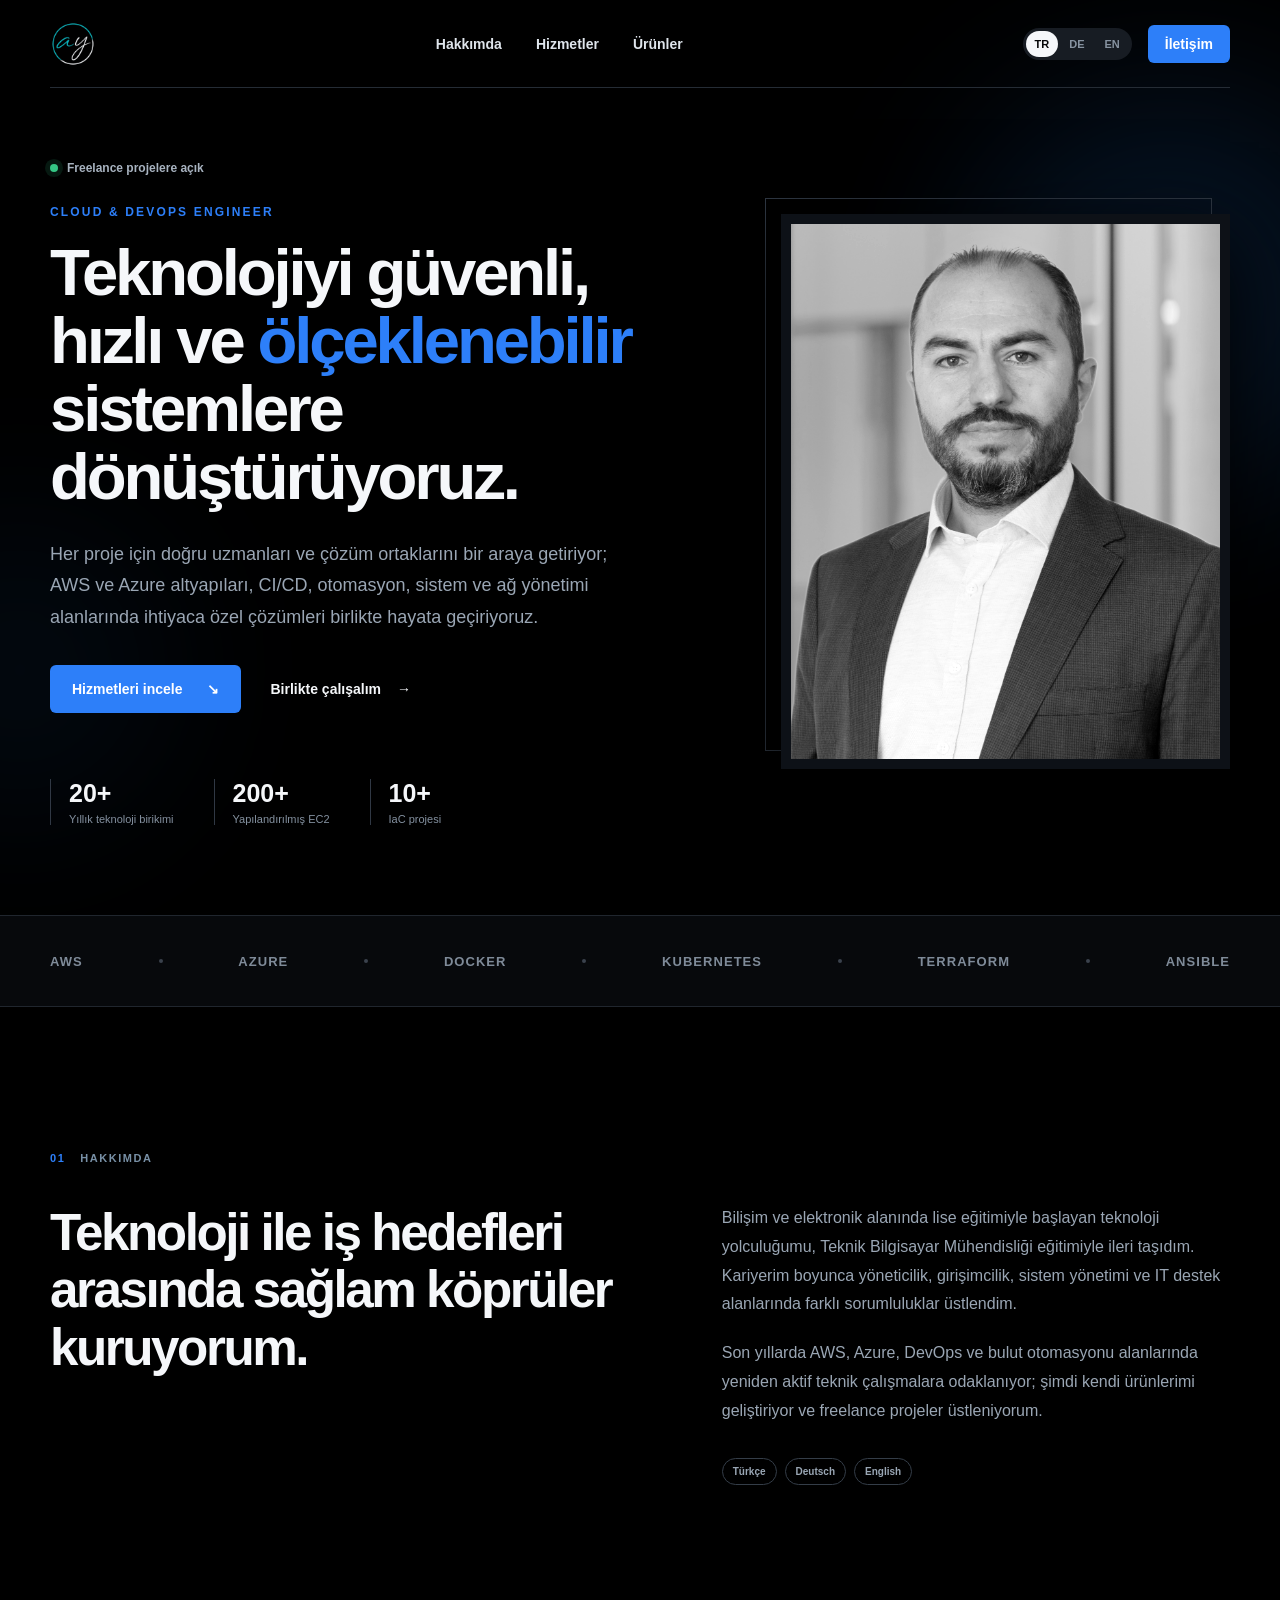
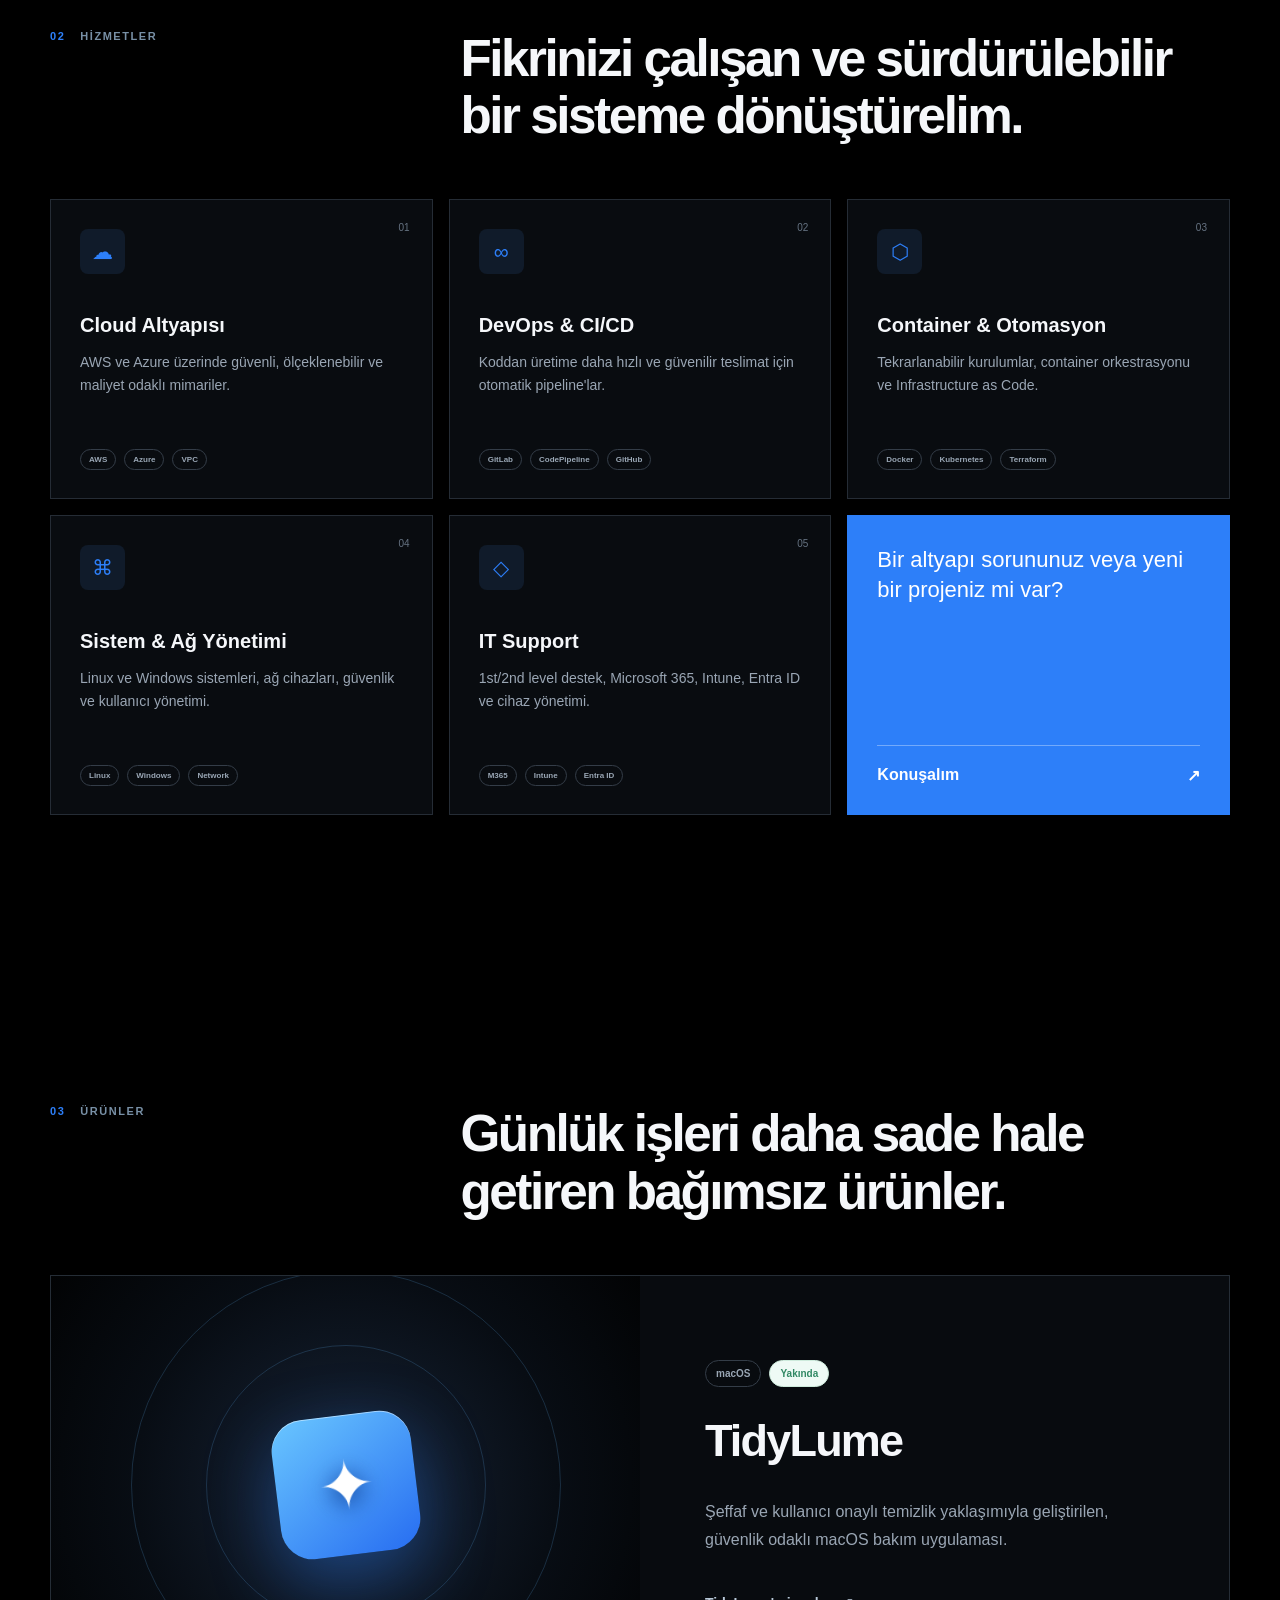
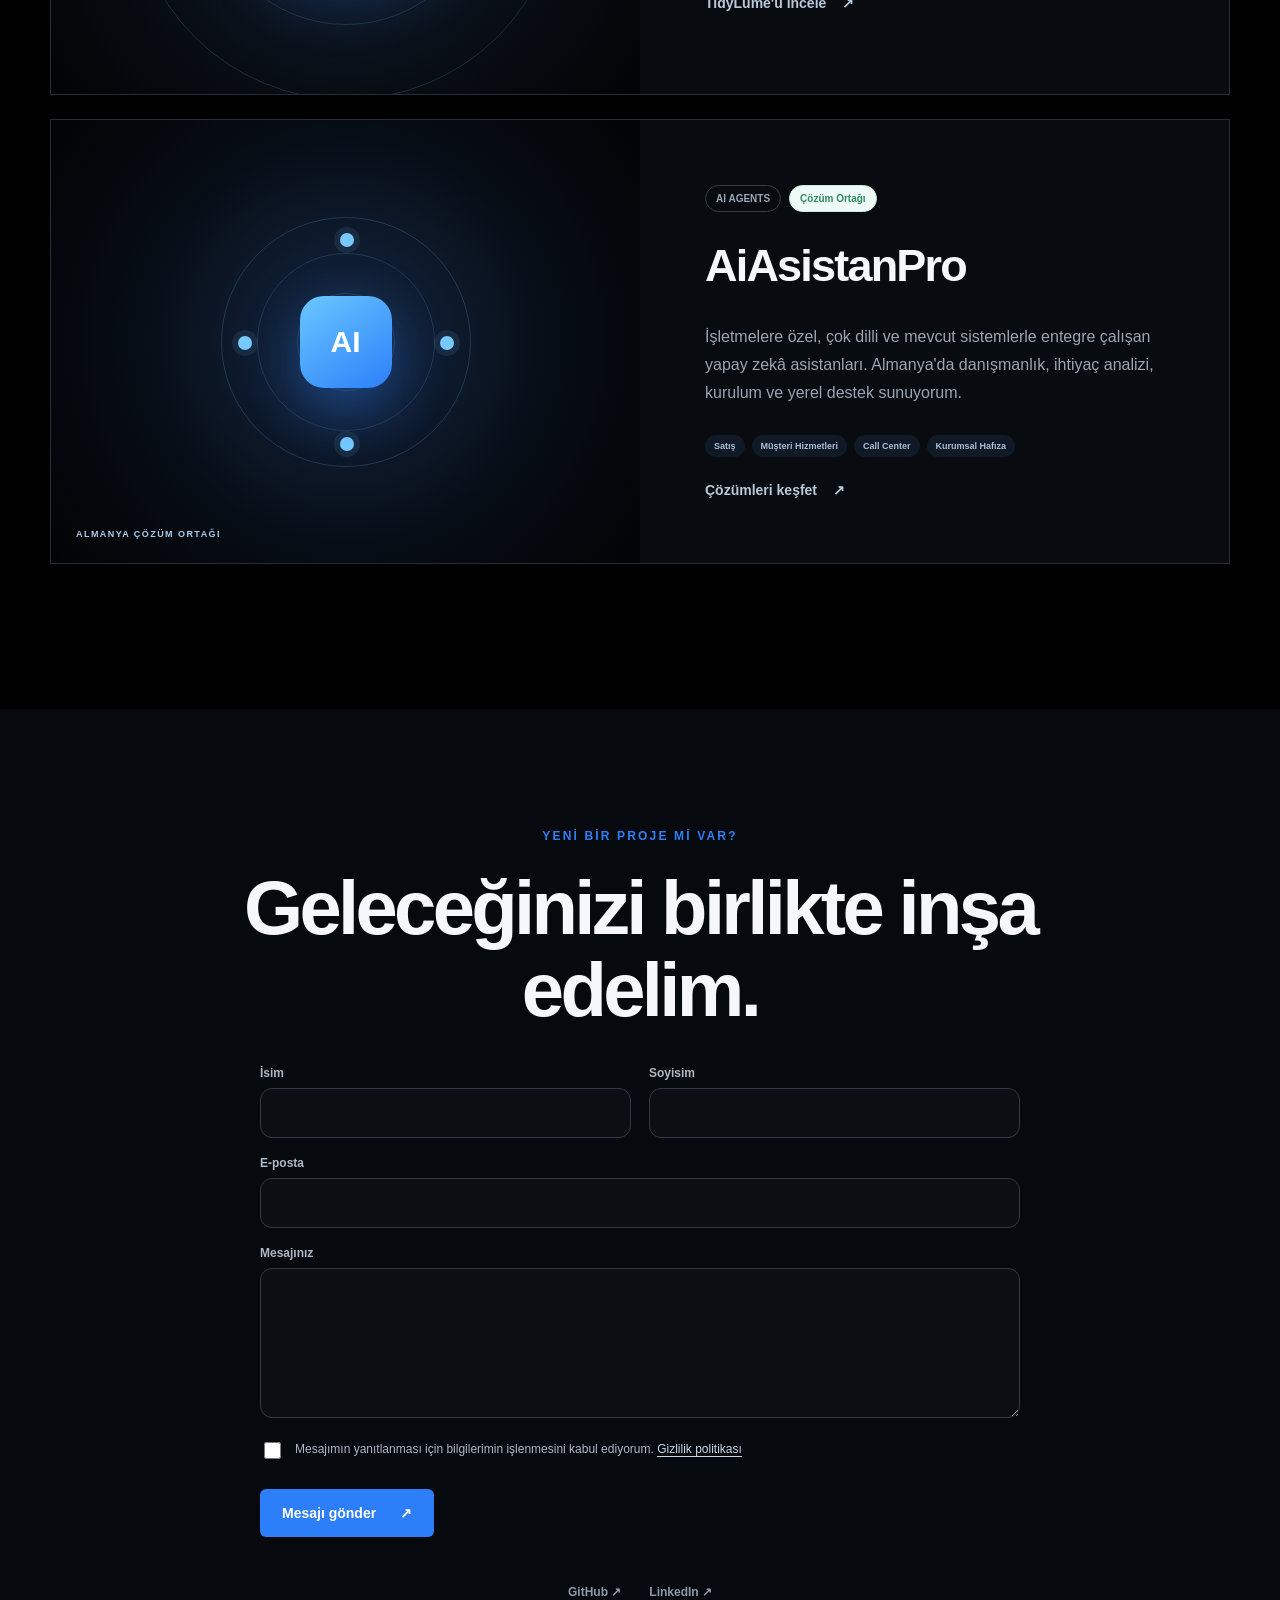
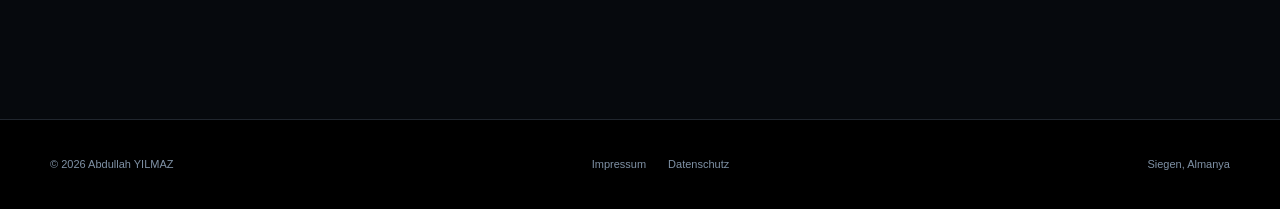
<file: index.html>
<!doctype html>
<html lang="tr">
<head>
  <meta charset="UTF-8">
  <meta name="viewport" content="width=device-width, initial-scale=1.0">
  <meta name="description" content="Abdullah Yilmaz — Cloud & DevOps Engineer. AWS, Azure, otomasyon, sistem ve ağ yönetimi çözümleri.">
  <title>Abdullah Yilmaz — Cloud & DevOps Engineer</title>
  <link rel="icon" href="assets/favicon.ico" sizes="any">
  <link rel="icon" type="image/png" sizes="32x32" href="assets/favicon-32.png">
  <link rel="icon" type="image/png" sizes="16x16" href="assets/favicon-16.png">
  <link rel="apple-touch-icon" href="assets/apple-touch-icon.png">
  <link rel="stylesheet" href="styles.css">
</head>
<body>
  <div class="page-glow page-glow-one"></div>
  <div class="page-glow page-glow-two"></div>

  <header class="site-header">
    <a class="brand" href="#top" aria-label="Ana sayfa"><img src="assets/ay-logo.png" alt="Abdullah Yılmaz" width="46" height="46"></a>
    <nav class="desktop-nav" aria-label="Ana menü">
      <a href="#about" data-tr="Hakkımda" data-en="About" data-de="Über mich">Hakkımda</a>
      <a href="#services" data-tr="Hizmetler" data-en="Services" data-de="Leistungen">Hizmetler</a>
      <a href="#products" data-tr="Ürünler" data-en="Products" data-de="Produkte">Ürünler</a>
    </nav>
    <div class="header-actions">
      <div class="language-switch" role="group" aria-label="Dil seçimi"><button class="active" type="button" data-language="tr">TR</button><button type="button" data-language="de">DE</button><button type="button" data-language="en">EN</button></div>
      <a class="button button-small" href="#contact" data-tr="İletişim" data-en="Contact" data-de="Kontakt">İletişim</a>
    </div>
  </header>

  <main id="top">
    <section class="hero section-shell">
      <div class="hero-copy reveal">
        <div class="availability"><span></span><span data-tr="Freelance projelere açık" data-en="Available for freelance projects" data-de="Verfügbar für Freelancer-Projekte">Freelance projelere açık</span></div>
        <p class="eyebrow">CLOUD &amp; DEVOPS ENGINEER</p>
        <h1 data-tr="Teknolojiyi güvenli, hızlı ve ölçeklenebilir sistemlere dönüştürüyoruz." data-en="We turn technology into secure, fast, and scalable systems." data-de="Wir verwandeln Technologie in sichere, schnelle und skalierbare Systeme.">Teknolojiyi güvenli, hızlı ve <em>ölçeklenebilir</em> sistemlere dönüştürüyoruz.</h1>
        <p class="hero-lead" data-tr="Her proje için doğru uzmanları ve çözüm ortaklarını bir araya getiriyor; AWS ve Azure altyapıları, CI/CD, otomasyon, sistem ve ağ yönetimi alanlarında ihtiyaca özel çözümleri birlikte hayata geçiriyoruz." data-en="For every project, we bring together the right specialists and solution partners to deliver tailored solutions across AWS and Azure infrastructure, CI/CD, automation, systems, and network management." data-de="Für jedes Projekt bringen wir die passenden Fachleute und Lösungspartner zusammen und realisieren maßgeschneiderte Lösungen für AWS- und Azure-Infrastrukturen, CI/CD, Automatisierung sowie System- und Netzwerkmanagement.">Her proje için doğru uzmanları ve çözüm ortaklarını bir araya getiriyor; AWS ve Azure altyapıları, CI/CD, otomasyon, sistem ve ağ yönetimi alanlarında ihtiyaca özel çözümleri birlikte hayata geçiriyoruz.</p>
        <div class="hero-buttons">
          <a class="button" href="#services"><span data-tr="Hizmetleri incele" data-en="Explore services" data-de="Leistungen ansehen">Hizmetleri incele</span><span aria-hidden="true">↘</span></a>
          <a class="text-link" href="#contact"><span data-tr="Birlikte çalışalım" data-en="Let's work together" data-de="Zusammenarbeiten">Birlikte çalışalım</span><span aria-hidden="true">→</span></a>
        </div>
        <div class="hero-stats">
          <div><strong>20+</strong><span data-tr="Yıllık teknoloji birikimi" data-en="Years of technology expertise" data-de="Jahre Technologiekompetenz">Yıllık teknoloji birikimi</span></div>
          <div><strong>200+</strong><span data-tr="Yapılandırılmış EC2" data-en="EC2 instances configured" data-de="Konfigurierte EC2-Instanzen">Yapılandırılmış EC2</span></div>
          <div><strong>10+</strong><span data-tr="IaC projesi" data-en="IaC projects" data-de="IaC-Projekte">IaC projesi</span></div>
        </div>
      </div>

      <div class="hero-visual reveal">
        <div class="portrait-frame">
          <img src="assets/abdullah-yilmaz.jpg" alt="Abdullah Yilmaz">
        </div>
      </div>
    </section>

    <section class="trust-strip" aria-label="Teknolojiler">
      <div class="trust-track">
        <span>AWS</span><i></i><span>AZURE</span><i></i><span>DOCKER</span><i></i><span>KUBERNETES</span><i></i><span>TERRAFORM</span><i></i><span>ANSIBLE</span>
      </div>
    </section>

    <section class="section-shell about-section" id="about">
      <div class="section-kicker reveal"><span>01</span><span data-tr="Hakkımda" data-en="About me" data-de="Über mich">Hakkımda</span></div>
      <div class="about-grid reveal">
        <h2 data-tr="Teknoloji ile iş hedefleri arasında sağlam köprüler kuruyorum." data-en="I build strong bridges between technology and business goals." data-de="Ich schaffe starke Verbindungen zwischen Technologie und Geschäftszielen.">Teknoloji ile iş hedefleri arasında sağlam köprüler kuruyorum.</h2>
        <div class="about-copy">
          <p data-tr="Bilişim ve elektronik alanında lise eğitimiyle başlayan teknoloji yolculuğumu, Teknik Bilgisayar Mühendisliği eğitimiyle ileri taşıdım. Kariyerim boyunca yöneticilik, girişimcilik, sistem yönetimi ve IT destek alanlarında farklı sorumluluklar üstlendim." data-en="My journey in technology began with high school studies in IT and electronics and continued with a degree in Computer Engineering. Throughout my career, I have taken on diverse responsibilities in management, entrepreneurship, systems administration, and IT support." data-de="Mein Weg in der Technologie begann mit einer schulischen Ausbildung in Informatik und Elektronik und führte über ein Studium der Technischen Informatik weiter. Im Laufe meiner Karriere übernahm ich unterschiedliche Aufgaben in Management, Unternehmertum, Systemadministration und IT-Support.">Bilişim ve elektronik alanında lise eğitimiyle başlayan teknoloji yolculuğumu, Teknik Bilgisayar Mühendisliği eğitimiyle ileri taşıdım. Kariyerim boyunca yöneticilik, girişimcilik, sistem yönetimi ve IT destek alanlarında farklı sorumluluklar üstlendim.</p>
          <p data-tr="Son yıllarda AWS, Azure, DevOps ve bulut otomasyonu alanlarında yeniden aktif teknik çalışmalara odaklanıyor; şimdi kendi ürünlerimi geliştiriyor ve freelance projeler üstleniyorum." data-en="In recent years, I have returned to active technical work focused on AWS, Azure, DevOps, and cloud automation. Today, I develop my own products and take on freelance projects." data-de="In den letzten Jahren konzentriere ich mich wieder aktiv auf technische Arbeit mit AWS, Azure, DevOps und Cloud-Automatisierung. Heute entwickle ich eigene Produkte und übernehme Freelancer-Projekte.">Son yıllarda AWS, Azure, DevOps ve bulut otomasyonu alanlarında yeniden aktif teknik çalışmalara odaklanıyor; şimdi kendi ürünlerimi geliştiriyor ve freelance projeler üstleniyorum.</p>
          <div class="mini-tags"><span>Türkçe</span><span>Deutsch</span><span>English</span></div>
        </div>
      </div>
    </section>

    <section class="section-shell" id="services">
      <div class="section-heading reveal">
        <div class="section-kicker"><span>02</span><span data-tr="Hizmetler" data-en="Services" data-de="Leistungen">Hizmetler</span></div>
        <h2 data-tr="Fikrinizi çalışan ve sürdürülebilir bir sisteme dönüştürelim." data-en="Let's turn your idea into a reliable, sustainable system." data-de="Verwandeln wir Ihre Idee in ein zuverlässiges, nachhaltiges System.">Fikrinizi çalışan ve sürdürülebilir bir sisteme dönüştürelim.</h2>
      </div>
      <div class="service-grid">
        <article class="service-card reveal"><span class="service-number">01</span><div class="service-icon">☁</div><h3 data-tr="Cloud Altyapısı" data-en="Cloud Infrastructure" data-de="Cloud-Infrastruktur">Cloud Altyapısı</h3><p data-tr="AWS ve Azure üzerinde güvenli, ölçeklenebilir ve maliyet odaklı mimariler." data-en="Secure, scalable, and cost-aware architectures on AWS and Azure." data-de="Sichere, skalierbare und kostenbewusste Architekturen auf AWS und Azure.">AWS ve Azure üzerinde güvenli, ölçeklenebilir ve maliyet odaklı mimariler.</p><div class="card-tags"><span>AWS</span><span>Azure</span><span>VPC</span></div></article>
        <article class="service-card reveal"><span class="service-number">02</span><div class="service-icon">∞</div><h3>DevOps &amp; CI/CD</h3><p data-tr="Koddan üretime daha hızlı ve güvenilir teslimat için otomatik pipeline'lar." data-en="Automated pipelines for faster, more reliable delivery from code to production." data-de="Automatisierte Pipelines für eine schnellere und zuverlässigere Bereitstellung vom Code bis zur Produktion.">Koddan üretime daha hızlı ve güvenilir teslimat için otomatik pipeline'lar.</p><div class="card-tags"><span>GitLab</span><span>CodePipeline</span><span>GitHub</span></div></article>
        <article class="service-card reveal"><span class="service-number">03</span><div class="service-icon">⬡</div><h3 data-tr="Container & Otomasyon" data-en="Containers & Automation" data-de="Container & Automatisierung">Container &amp; Otomasyon</h3><p data-tr="Tekrarlanabilir kurulumlar, container orkestrasyonu ve Infrastructure as Code." data-en="Repeatable deployments, container orchestration, and Infrastructure as Code." data-de="Reproduzierbare Bereitstellungen, Container-Orchestrierung und Infrastructure as Code.">Tekrarlanabilir kurulumlar, container orkestrasyonu ve Infrastructure as Code.</p><div class="card-tags"><span>Docker</span><span>Kubernetes</span><span>Terraform</span></div></article>
        <article class="service-card reveal"><span class="service-number">04</span><div class="service-icon">⌘</div><h3 data-tr="Sistem & Ağ Yönetimi" data-en="Systems & Networks" data-de="System- & Netzwerkmanagement">Sistem &amp; Ağ Yönetimi</h3><p data-tr="Linux ve Windows sistemleri, ağ cihazları, güvenlik ve kullanıcı yönetimi." data-en="Linux and Windows systems, network devices, security, and user management." data-de="Linux- und Windows-Systeme, Netzwerkgeräte, Sicherheit und Benutzerverwaltung.">Linux ve Windows sistemleri, ağ cihazları, güvenlik ve kullanıcı yönetimi.</p><div class="card-tags"><span>Linux</span><span>Windows</span><span>Network</span></div></article>
        <article class="service-card reveal"><span class="service-number">05</span><div class="service-icon">◇</div><h3>IT Support</h3><p data-tr="1st/2nd level destek, Microsoft 365, Intune, Entra ID ve cihaz yönetimi." data-en="1st/2nd level support, Microsoft 365, Intune, Entra ID, and device management." data-de="1st-/2nd-Level-Support, Microsoft 365, Intune, Entra ID und Geräteverwaltung.">1st/2nd level destek, Microsoft 365, Intune, Entra ID ve cihaz yönetimi.</p><div class="card-tags"><span>M365</span><span>Intune</span><span>Entra ID</span></div></article>
        <article class="service-card service-cta reveal"><p data-tr="Bir altyapı sorununuz veya yeni bir projeniz mi var?" data-en="Have an infrastructure challenge or a new project?" data-de="Haben Sie eine Infrastruktur-Herausforderung oder ein neues Projekt?">Bir altyapı sorununuz veya yeni bir projeniz mi var?</p><a href="#contact"><span data-tr="Konuşalım" data-en="Let's talk" data-de="Sprechen wir darüber">Konuşalım</span><span>↗</span></a></article>
      </div>
    </section>

    <section class="section-shell products-section" id="products">
      <div class="section-heading reveal">
        <div class="section-kicker"><span>03</span><span data-tr="Ürünler" data-en="Products" data-de="Produkte">Ürünler</span></div>
        <h2 data-tr="Günlük işleri daha sade hale getiren bağımsız ürünler." data-en="Independent products that make everyday tasks simpler." data-de="Unabhängige Produkte, die tägliche Aufgaben einfacher machen.">Günlük işleri daha sade hale getiren bağımsız ürünler.</h2>
      </div>
      <article class="product-card reveal">
        <div class="product-visual">
          <div class="tidylume-icon"><span>✦</span></div>
          <div class="orbit orbit-one"></div><div class="orbit orbit-two"></div>
        </div>
        <div class="product-copy">
          <div class="product-meta"><span>macOS</span><span data-tr="Yakında" data-en="Coming soon" data-de="Demnächst">Yakında</span></div>
          <h3>TidyLume</h3>
          <p data-tr="Şeffaf ve kullanıcı onaylı temizlik yaklaşımıyla geliştirilen, güvenlik odaklı macOS bakım uygulaması." data-en="A safety-first macOS maintenance app built around transparent, user-approved cleanup." data-de="Eine sicherheitsorientierte macOS-Wartungsapp mit transparenten, vom Benutzer bestätigten Bereinigungen.">Şeffaf ve kullanıcı onaylı temizlik yaklaşımıyla geliştirilen, güvenlik odaklı macOS bakım uygulaması.</p>
          <a class="text-link muted" href="https://www.tidylume.com" target="_blank" rel="noreferrer"><span data-tr="TidyLume'u incele" data-en="Explore TidyLume" data-de="TidyLume entdecken">TidyLume'u incele</span><span>↗</span></a>
        </div>
      </article>
      <article class="product-card partner-card reveal">
        <div class="product-visual partner-visual">
          <div class="ai-network" aria-hidden="true">
            <span class="ai-core">AI</span>
            <span class="ai-node node-one"></span><span class="ai-node node-two"></span><span class="ai-node node-three"></span><span class="ai-node node-four"></span>
          </div>
          <div class="partner-badge" data-tr="ALMANYA ÇÖZÜM ORTAĞI" data-en="GERMANY SOLUTION PARTNER" data-de="LÖSUNGSPARTNER IN DEUTSCHLAND">ALMANYA ÇÖZÜM ORTAĞI</div>
        </div>
        <div class="product-copy">
          <div class="product-meta"><span>AI AGENTS</span><span data-tr="Çözüm Ortağı" data-en="Solution Partner" data-de="Lösungspartner">Çözüm Ortağı</span></div>
          <h3>AiAsistanPro</h3>
          <p data-tr="İşletmelere özel, çok dilli ve mevcut sistemlerle entegre çalışan yapay zekâ asistanları. Almanya'da danışmanlık, ihtiyaç analizi, kurulum ve yerel destek sunuyorum." data-en="Multilingual AI assistants tailored to businesses and integrated with existing systems. I provide consulting, needs analysis, implementation, and local support in Germany." data-de="Mehrsprachige, auf Unternehmen zugeschnittene KI-Assistenten mit Integration in bestehende Systeme. In Deutschland biete ich Beratung, Bedarfsanalyse, Implementierung und lokalen Support.">İşletmelere özel, çok dilli ve mevcut sistemlerle entegre çalışan yapay zekâ asistanları. Almanya'da danışmanlık, ihtiyaç analizi, kurulum ve yerel destek sunuyorum.</p>
          <div class="solution-tags"><span data-tr="Satış" data-en="Sales" data-de="Vertrieb">Satış</span><span data-tr="Müşteri Hizmetleri" data-en="Customer Service" data-de="Kundenservice">Müşteri Hizmetleri</span><span>Call Center</span><span data-tr="Kurumsal Hafıza" data-en="Corporate Knowledge" data-de="Unternehmenswissen">Kurumsal Hafıza</span></div>
          <a class="text-link muted" href="https://www.senaki.de" target="_blank" rel="noreferrer"><span data-tr="Çözümleri keşfet" data-en="Explore solutions" data-de="Lösungen entdecken">Çözümleri keşfet</span><span>↗</span></a>
        </div>
      </article>
    </section>

    <section class="contact-section" id="contact">
      <div class="section-shell contact-inner reveal">
        <p class="eyebrow" data-tr="YENİ BİR PROJE Mİ VAR?" data-en="HAVE A NEW PROJECT?" data-de="HABEN SIE EIN NEUES PROJEKT?">YENİ BİR PROJE Mİ VAR?</p>
        <h2 data-tr="Geleceğinizi birlikte inşa edelim." data-en="Let's build your future together." data-de="Gestalten wir Ihre Zukunft gemeinsam.">Geleceğinizi birlikte inşa edelim.</h2>
        <form class="contact-form" action="https://formsubmit.co/info@abdullahyilmaz.net" method="POST">
          <input type="hidden" name="_subject" value="abdullahyilmaz.net — Yeni iletişim formu mesajı">
          <input type="hidden" name="_template" value="table">
          <input type="hidden" name="_next" value="https://abdullahyilmaz.net/?sent=1#contact">
          <input class="form-honeypot" type="text" name="_honey" tabindex="-1" autocomplete="off">
          <div class="form-grid">
            <label><span data-tr="İsim" data-en="First name" data-de="Vorname">İsim</span><input type="text" name="İsim" autocomplete="given-name" required></label>
            <label><span data-tr="Soyisim" data-en="Last name" data-de="Nachname">Soyisim</span><input type="text" name="Soyisim" autocomplete="family-name" required></label>
            <label class="form-wide"><span data-tr="E-posta" data-en="Email" data-de="E-Mail">E-posta</span><input type="email" name="E-posta" autocomplete="email" required></label>
            <label class="form-wide"><span data-tr="Mesajınız" data-en="Your message" data-de="Ihre Nachricht">Mesajınız</span><textarea name="Mesaj" rows="6" required></textarea></label>
          </div>
          <label class="form-consent"><input type="checkbox" required><span class="consent-text"><span data-tr="Mesajımın yanıtlanması için bilgilerimin işlenmesini kabul ediyorum." data-en="I agree to the processing of my details to answer my message." data-de="Ich stimme der Verarbeitung meiner Angaben zur Beantwortung meiner Nachricht zu.">Mesajımın yanıtlanması için bilgilerimin işlenmesini kabul ediyorum.</span> <a href="datenschutz.html" data-tr="Gizlilik politikası" data-en="Privacy policy" data-de="Datenschutzerklärung">Gizlilik politikası</a></span></label>
          <button class="button form-submit" type="submit"><span data-tr="Mesajı gönder" data-en="Send message" data-de="Nachricht senden">Mesajı gönder</span><span aria-hidden="true">↗</span></button>
          <p class="form-status" role="status" hidden data-tr="Teşekkürler. Mesajınız başarıyla gönderildi." data-en="Thank you. Your message was sent successfully." data-de="Vielen Dank. Ihre Nachricht wurde erfolgreich gesendet.">Teşekkürler. Mesajınız başarıyla gönderildi.</p>
        </form>
        <div class="contact-links">
          <a href="https://github.com/abdullahyilmaz0" target="_blank" rel="noreferrer">GitHub ↗</a>
          <a href="https://www.linkedin.com/in/ayilmaz0/" target="_blank" rel="noreferrer">LinkedIn ↗</a>
        </div>
      </div>
    </section>
  </main>

  <footer class="site-footer">
    <span>© <span id="year"></span> <span data-tr="Abdullah YILMAZ" data-de="Abdullah Yilmaz" data-en="Abdullah Yilmaz">Abdullah YILMAZ</span></span>
    <div class="legal-links"><a href="impressum.html">Impressum</a><a href="datenschutz.html">Datenschutz</a></div>
    <span data-tr="Siegen, Almanya" data-en="Siegen, Germany" data-de="Siegen, Deutschland">Siegen, Almanya</span>
  </footer>
  <script src="script.js"></script>
</body>
</html>
</file>
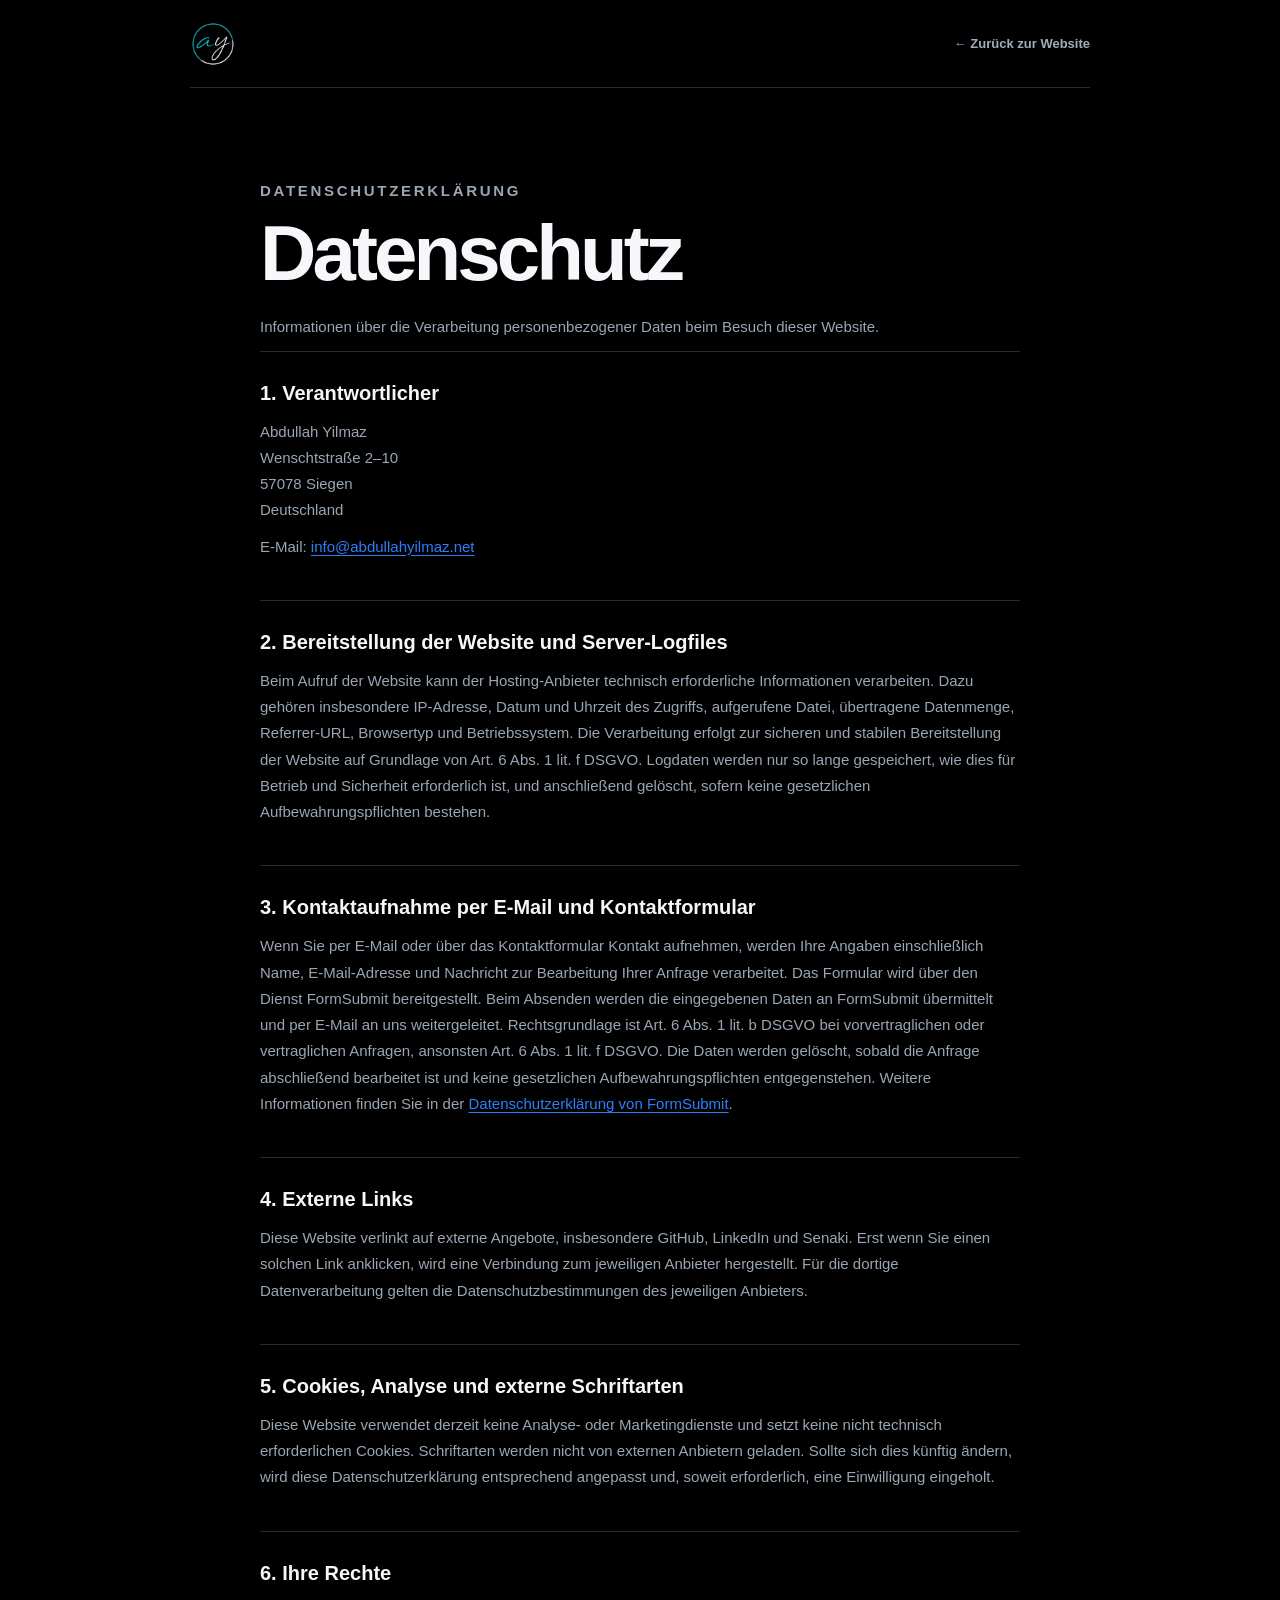
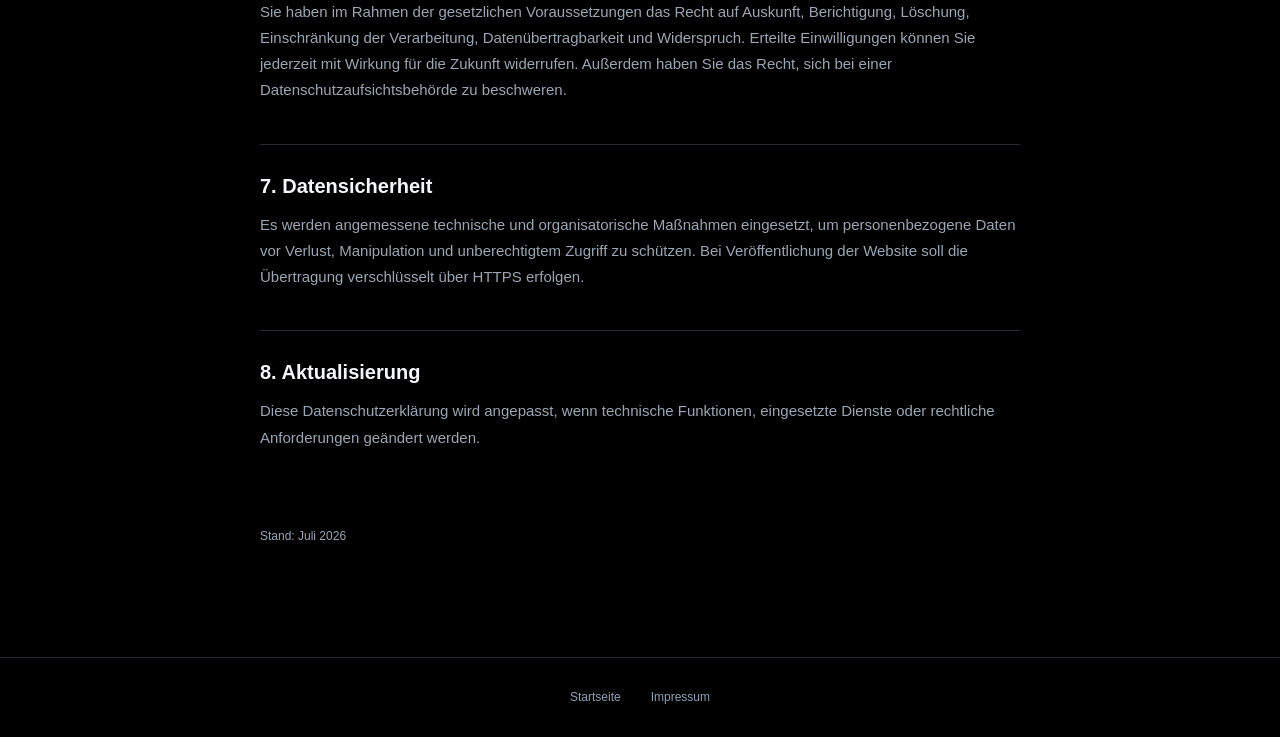
<file: datenschutz.html>
<!doctype html>
<html lang="de">
<head>
  <meta charset="UTF-8">
  <meta name="viewport" content="width=device-width, initial-scale=1.0">
  <meta name="robots" content="index,follow">
  <title>Datenschutz — Abdullah Yilmaz</title>
  <link rel="icon" href="assets/favicon.ico" sizes="any">
  <link rel="icon" type="image/png" sizes="32x32" href="assets/favicon-32.png">
  <link rel="icon" type="image/png" sizes="16x16" href="assets/favicon-16.png">
  <link rel="apple-touch-icon" href="assets/apple-touch-icon.png">
  <link rel="stylesheet" href="styles.css">
</head>
<body class="legal-page">
  <header class="legal-header"><a class="brand" href="index.html"><img src="assets/ay-logo.png" alt="Abdullah Yılmaz" width="46" height="46"></a><a class="legal-back" href="index.html">← Zurück zur Website</a></header>
  <main class="legal-content">
    <p class="eyebrow">DATENSCHUTZERKLÄRUNG</p>
    <h1>Datenschutz</h1>
    <p class="legal-intro">Informationen über die Verarbeitung personenbezogener Daten beim Besuch dieser Website.</p>

    <section>
      <h2>1. Verantwortlicher</h2>
      <address>Abdullah Yilmaz<br>Wenschtstraße 2–10<br>57078 Siegen<br>Deutschland</address>
      <p>E-Mail: <a href="mailto:info@abdullahyilmaz.net">info@abdullahyilmaz.net</a></p>
    </section>

    <section>
      <h2>2. Bereitstellung der Website und Server-Logfiles</h2>
      <p>Beim Aufruf der Website kann der Hosting-Anbieter technisch erforderliche Informationen verarbeiten. Dazu gehören insbesondere IP-Adresse, Datum und Uhrzeit des Zugriffs, aufgerufene Datei, übertragene Datenmenge, Referrer-URL, Browsertyp und Betriebssystem. Die Verarbeitung erfolgt zur sicheren und stabilen Bereitstellung der Website auf Grundlage von Art. 6 Abs. 1 lit. f DSGVO. Logdaten werden nur so lange gespeichert, wie dies für Betrieb und Sicherheit erforderlich ist, und anschließend gelöscht, sofern keine gesetzlichen Aufbewahrungspflichten bestehen.</p>
    </section>

    <section>
      <h2>3. Kontaktaufnahme per E-Mail und Kontaktformular</h2>
      <p>Wenn Sie per E-Mail oder über das Kontaktformular Kontakt aufnehmen, werden Ihre Angaben einschließlich Name, E-Mail-Adresse und Nachricht zur Bearbeitung Ihrer Anfrage verarbeitet. Das Formular wird über den Dienst FormSubmit bereitgestellt. Beim Absenden werden die eingegebenen Daten an FormSubmit übermittelt und per E-Mail an uns weitergeleitet. Rechtsgrundlage ist Art. 6 Abs. 1 lit. b DSGVO bei vorvertraglichen oder vertraglichen Anfragen, ansonsten Art. 6 Abs. 1 lit. f DSGVO. Die Daten werden gelöscht, sobald die Anfrage abschließend bearbeitet ist und keine gesetzlichen Aufbewahrungspflichten entgegenstehen. Weitere Informationen finden Sie in der <a href="https://formsubmit.co/privacy.pdf" target="_blank" rel="noreferrer">Datenschutzerklärung von FormSubmit</a>.</p>
    </section>

    <section>
      <h2>4. Externe Links</h2>
      <p>Diese Website verlinkt auf externe Angebote, insbesondere GitHub, LinkedIn und Senaki. Erst wenn Sie einen solchen Link anklicken, wird eine Verbindung zum jeweiligen Anbieter hergestellt. Für die dortige Datenverarbeitung gelten die Datenschutzbestimmungen des jeweiligen Anbieters.</p>
    </section>

    <section>
      <h2>5. Cookies, Analyse und externe Schriftarten</h2>
      <p>Diese Website verwendet derzeit keine Analyse- oder Marketingdienste und setzt keine nicht technisch erforderlichen Cookies. Schriftarten werden nicht von externen Anbietern geladen. Sollte sich dies künftig ändern, wird diese Datenschutzerklärung entsprechend angepasst und, soweit erforderlich, eine Einwilligung eingeholt.</p>
    </section>

    <section>
      <h2>6. Ihre Rechte</h2>
      <p>Sie haben im Rahmen der gesetzlichen Voraussetzungen das Recht auf Auskunft, Berichtigung, Löschung, Einschränkung der Verarbeitung, Datenübertragbarkeit und Widerspruch. Erteilte Einwilligungen können Sie jederzeit mit Wirkung für die Zukunft widerrufen. Außerdem haben Sie das Recht, sich bei einer Datenschutzaufsichtsbehörde zu beschweren.</p>
    </section>

    <section>
      <h2>7. Datensicherheit</h2>
      <p>Es werden angemessene technische und organisatorische Maßnahmen eingesetzt, um personenbezogene Daten vor Verlust, Manipulation und unberechtigtem Zugriff zu schützen. Bei Veröffentlichung der Website soll die Übertragung verschlüsselt über HTTPS erfolgen.</p>
    </section>

    <section>
      <h2>8. Aktualisierung</h2>
      <p>Diese Datenschutzerklärung wird angepasst, wenn technische Funktionen, eingesetzte Dienste oder rechtliche Anforderungen geändert werden.</p>
    </section>

    <p class="legal-note">Stand: Juli 2026</p>
  </main>
  <footer class="legal-footer"><a href="index.html">Startseite</a><a href="impressum.html">Impressum</a></footer>
</body>
</html>
</file>
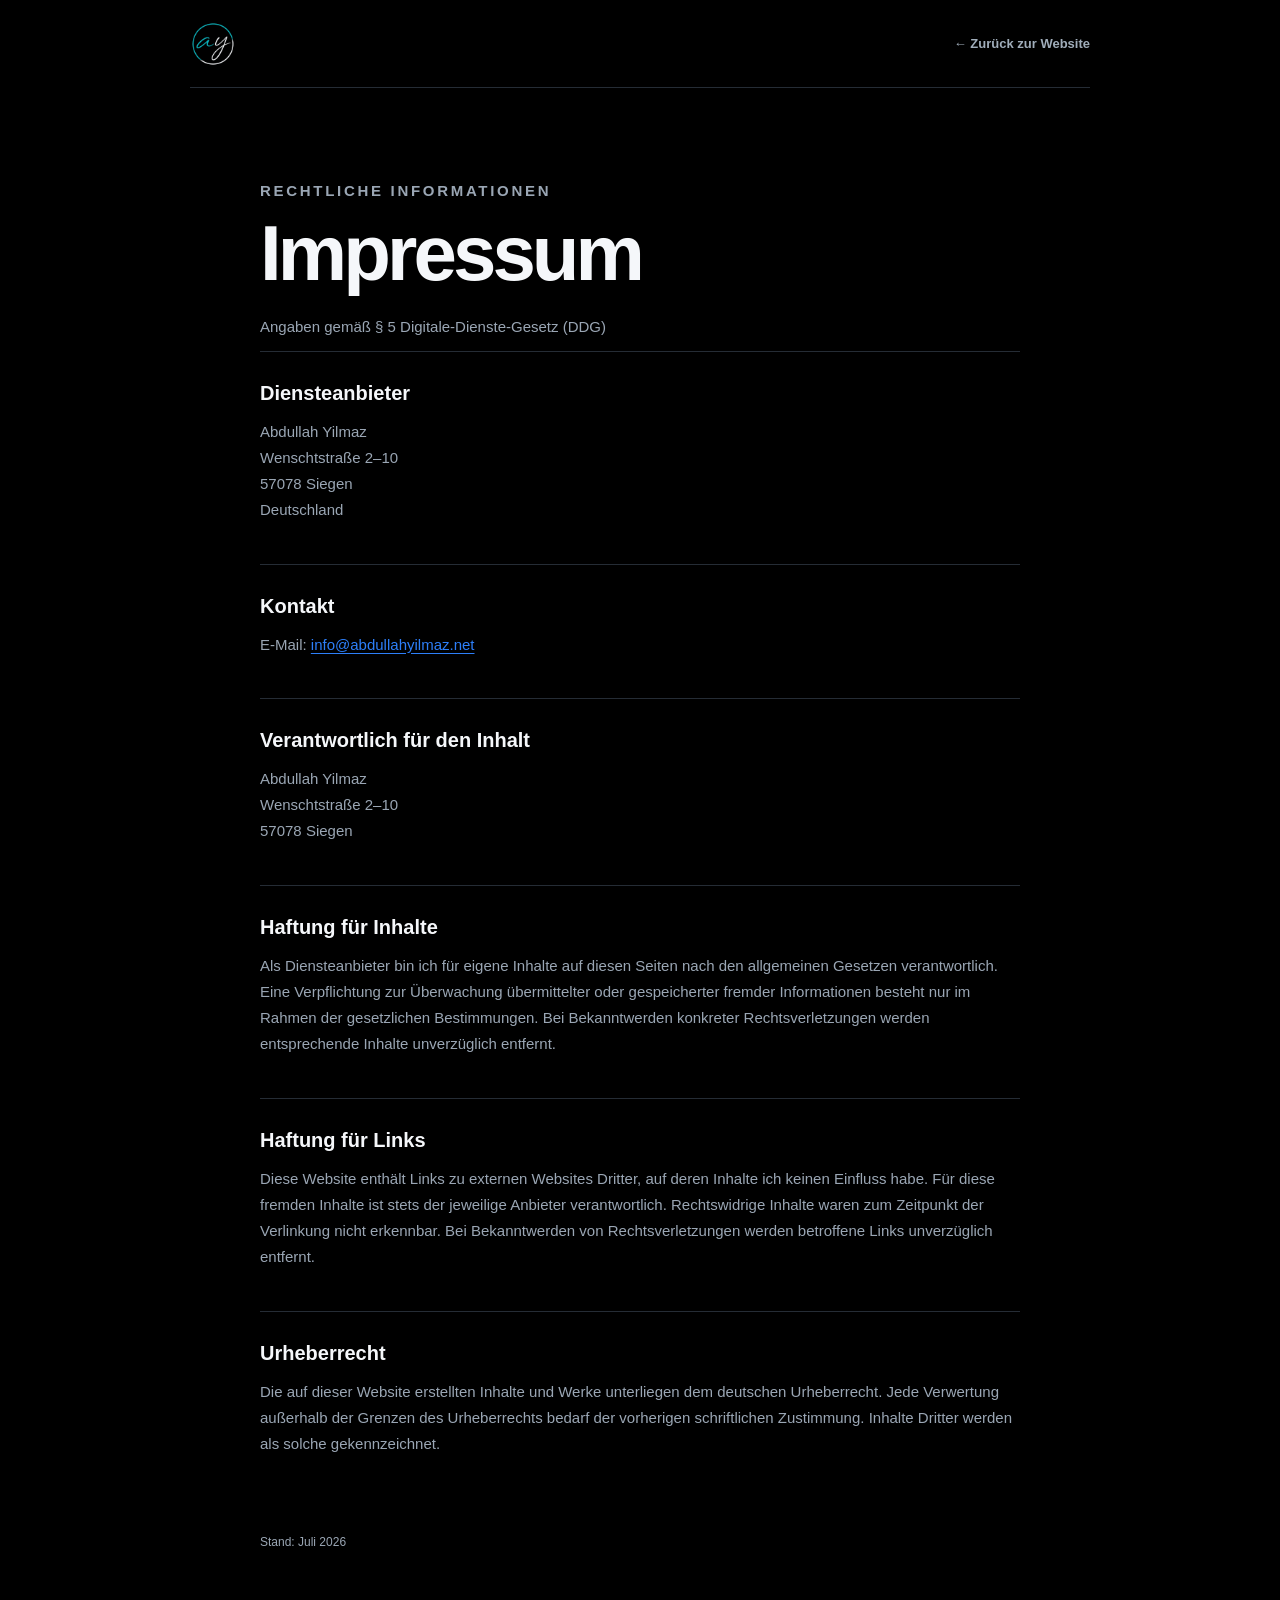
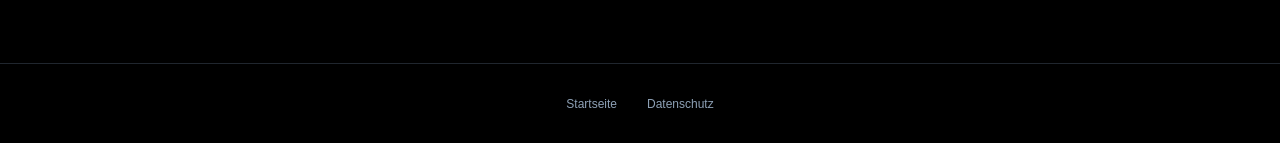
<file: impressum.html>
<!doctype html>
<html lang="de">
<head>
  <meta charset="UTF-8">
  <meta name="viewport" content="width=device-width, initial-scale=1.0">
  <meta name="robots" content="index,follow">
  <title>Impressum — Abdullah Yilmaz</title>
  <link rel="icon" href="assets/favicon.ico" sizes="any">
  <link rel="icon" type="image/png" sizes="32x32" href="assets/favicon-32.png">
  <link rel="icon" type="image/png" sizes="16x16" href="assets/favicon-16.png">
  <link rel="apple-touch-icon" href="assets/apple-touch-icon.png">
  <link rel="stylesheet" href="styles.css">
</head>
<body class="legal-page">
  <header class="legal-header"><a class="brand" href="index.html"><img src="assets/ay-logo.png" alt="Abdullah Yılmaz" width="46" height="46"></a><a class="legal-back" href="index.html">← Zurück zur Website</a></header>
  <main class="legal-content">
    <p class="eyebrow">RECHTLICHE INFORMATIONEN</p>
    <h1>Impressum</h1>
    <p class="legal-intro">Angaben gemäß § 5 Digitale-Dienste-Gesetz (DDG)</p>

    <section>
      <h2>Diensteanbieter</h2>
      <address>Abdullah Yilmaz<br>Wenschtstraße 2–10<br>57078 Siegen<br>Deutschland</address>
    </section>

    <section>
      <h2>Kontakt</h2>
      <p>E-Mail: <a href="mailto:info@abdullahyilmaz.net">info@abdullahyilmaz.net</a></p>
    </section>

    <section>
      <h2>Verantwortlich für den Inhalt</h2>
      <p>Abdullah Yilmaz<br>Wenschtstraße 2–10<br>57078 Siegen</p>
    </section>

    <section>
      <h2>Haftung für Inhalte</h2>
      <p>Als Diensteanbieter bin ich für eigene Inhalte auf diesen Seiten nach den allgemeinen Gesetzen verantwortlich. Eine Verpflichtung zur Überwachung übermittelter oder gespeicherter fremder Informationen besteht nur im Rahmen der gesetzlichen Bestimmungen. Bei Bekanntwerden konkreter Rechtsverletzungen werden entsprechende Inhalte unverzüglich entfernt.</p>
    </section>

    <section>
      <h2>Haftung für Links</h2>
      <p>Diese Website enthält Links zu externen Websites Dritter, auf deren Inhalte ich keinen Einfluss habe. Für diese fremden Inhalte ist stets der jeweilige Anbieter verantwortlich. Rechtswidrige Inhalte waren zum Zeitpunkt der Verlinkung nicht erkennbar. Bei Bekanntwerden von Rechtsverletzungen werden betroffene Links unverzüglich entfernt.</p>
    </section>

    <section>
      <h2>Urheberrecht</h2>
      <p>Die auf dieser Website erstellten Inhalte und Werke unterliegen dem deutschen Urheberrecht. Jede Verwertung außerhalb der Grenzen des Urheberrechts bedarf der vorherigen schriftlichen Zustimmung. Inhalte Dritter werden als solche gekennzeichnet.</p>
    </section>

    <p class="legal-note">Stand: Juli 2026</p>
  </main>
  <footer class="legal-footer"><a href="index.html">Startseite</a><a href="datenschutz.html">Datenschutz</a></footer>
</body>
</html>
</file>
<file: styles.css>
:root{--ink:#0c1729;--navy:#071426;--blue:#2d7ff9;--sky:#6eb6ff;--pale:#eef6ff;--white:#fff;--muted:#64748b;--line:#dbe5ef;--max:1180px}
*{box-sizing:border-box}
html{scroll-behavior:smooth}
body{margin:0;background:#f8fbfe;color:var(--ink);font-family:Inter,-apple-system,BlinkMacSystemFont,"Segoe UI",sans-serif;overflow-x:hidden}
a{color:inherit;text-decoration:none}
button{font:inherit}
.page-glow{position:absolute;border-radius:50%;filter:blur(90px);pointer-events:none;z-index:-1}
.page-glow-one{width:420px;height:420px;background:#d8ebff;right:-100px;top:90px}
.page-glow-two{width:300px;height:300px;background:#e0f5ff;left:-130px;top:520px}
.site-header{width:min(var(--max),calc(100% - 48px));height:88px;margin:auto;display:flex;align-items:center;justify-content:space-between;border-bottom:1px solid rgba(13,32,58,.09);position:relative;z-index:10}
.brand{display:inline-flex;align-items:center;line-height:0}
.brand img{height:46px;width:auto;display:block}
.desktop-nav{display:flex;gap:34px;font-size:14px;font-weight:600}
.desktop-nav a{transition:.2s}
.desktop-nav a:hover{color:var(--blue)}
.header-actions{display:flex;align-items:center;gap:16px}
.language-switch{display:flex;gap:2px;background:#e9f0f7;border:0;border-radius:999px;padding:3px;cursor:pointer}
.language-switch button{font-size:11px;font-weight:700;padding:7px 9px;border:0;background:transparent;border-radius:999px;color:#789;cursor:pointer}
.language-switch .active{background:#fff;color:var(--ink);box-shadow:0 2px 8px #b7c7d744}
.button{display:inline-flex;align-items:center;justify-content:center;gap:24px;background:var(--blue);color:#fff;padding:16px 22px;border-radius:6px;font-weight:700;font-size:14px;transition:transform .2s,background .2s}
.button:hover{background:#176be5;transform:translateY(-2px)}
.button-small{padding:11px 17px}
.section-shell{width:min(var(--max),calc(100% - 48px));margin-inline:auto}
.hero{min-height:690px;display:grid;grid-template-columns:1.08fr .92fr;align-items:center;gap:70px;padding-top:70px;padding-bottom:90px}
.availability{display:inline-flex;align-items:center;gap:9px;color:#51708d;font-size:12px;font-weight:600;margin-bottom:30px}
.availability>span:first-child{width:8px;height:8px;border-radius:50%;background:#35c685;box-shadow:0 0 0 5px #35c68520}
.eyebrow{font-size:12px;font-weight:800;letter-spacing:.18em;color:var(--blue);margin:0 0 20px}
.hero h1,.section-heading h2,.about-grid h2,.contact-inner h2{font-family:Inter,-apple-system,BlinkMacSystemFont,"Segoe UI",sans-serif;letter-spacing:-.048em}
.hero h1{font-size:clamp(45px,5.1vw,72px);line-height:1.04;margin:0;max-width:750px}
.hero h1 em{font-style:normal;color:var(--blue)}
.hero-lead{font-size:18px;line-height:1.75;color:#5a6d82;max-width:630px;margin:28px 0 32px}
.hero-buttons{display:flex;align-items:center;gap:30px}
.text-link{display:inline-flex;gap:16px;align-items:center;font-weight:700;font-size:14px}
.text-link:hover{color:var(--blue)}
.hero-stats{display:flex;gap:40px;margin-top:66px}
.hero-stats div{display:flex;flex-direction:column;padding-left:18px;border-left:1px solid #c9d7e5}
.hero-stats strong{font-family:Inter,-apple-system,BlinkMacSystemFont,"Segoe UI",sans-serif;font-size:25px}
.hero-stats span{font-size:11px;color:#7a8ca0;margin-top:5px}
.hero-visual{position:relative}
.portrait-frame{position:relative;width:88%;margin-left:auto;background:#dce9f4;padding:12px;box-shadow:0 25px 70px rgba(28,65,103,.16)}
.portrait-frame:before{content:"";position:absolute;inset:-16px 18px 18px -16px;border:1px solid #b6d2eb;z-index:-1}
.portrait-frame img{width:100%;height:535px;object-fit:cover;object-position:center 28%;display:block;filter:saturate(.88)}
.portrait-label{position:absolute;bottom:25px;left:27px;right:27px;display:flex;justify-content:space-between;color:#fff;font-size:10px;letter-spacing:.18em}
.floating-card{position:absolute;background:rgba(255,255,255,.95);backdrop-filter:blur(12px);box-shadow:0 14px 40px #0a274530;border:1px solid #fff;display:flex;align-items:center;gap:12px;padding:13px 17px;border-radius:8px}
.floating-card strong,.floating-card small{display:block}
.floating-card strong{font-size:12px}
.floating-card small{font-size:9px;color:#8292a3;margin-top:4px}
.card-icon{display:grid;place-items:center;width:31px;height:31px;background:var(--pale);color:var(--blue);border-radius:6px}
.card-cloud{left:2px;top:85px}
.card-automation{right:-22px;bottom:74px}
.trust-strip{border-block:1px solid #dce6ef;background:#fff;overflow:hidden}
.trust-track{width:min(var(--max),calc(100% - 48px));margin:auto;height:90px;display:flex;align-items:center;justify-content:space-between;color:#8090a1;font-family:Inter,-apple-system,BlinkMacSystemFont,"Segoe UI",sans-serif;font-size:13px;font-weight:800;letter-spacing:.08em}
.trust-track i{width:4px;height:4px;border-radius:50%;background:#b6c7d6}
.about-section{padding-block:145px}
.section-kicker{display:flex;gap:15px;align-items:center;color:#7890a6;text-transform:uppercase;font-size:11px;font-weight:800;letter-spacing:.14em}
.section-kicker span:first-child{color:var(--blue)}
.about-grid{display:grid;grid-template-columns:1.05fr .95fr;gap:110px;margin-top:40px}
.about-grid h2{font-size:clamp(36px,4vw,54px);line-height:1.12;margin:0}
.about-copy p{font-size:16px;line-height:1.8;color:#5d7084;margin:0 0 20px}
.mini-tags,.card-tags{display:flex;gap:8px;flex-wrap:wrap}
.mini-tags{margin-top:32px}
.mini-tags span,.card-tags span,.product-meta span{border:1px solid #d5e1ec;padding:7px 10px;border-radius:999px;color:#6e8295;font-size:10px;font-weight:700}
.section-heading{display:grid;grid-template-columns:.65fr 1.35fr;gap:40px;align-items:start;margin-bottom:55px}
.section-heading h2{font-size:clamp(36px,4vw,55px);line-height:1.12;margin:0;max-width:760px}
.service-grid{display:grid;grid-template-columns:repeat(3,1fr);gap:16px;padding-bottom:145px}
.service-card{background:#fff;border:1px solid #e0e9f1;padding:29px;min-height:300px;position:relative;transition:transform .25s,box-shadow .25s}
.service-card:hover{transform:translateY(-5px);box-shadow:0 20px 55px #16395c12}
.service-number{position:absolute;right:22px;top:22px;color:#a8b8c7;font-size:10px}
.service-icon{display:grid;place-items:center;width:45px;height:45px;border-radius:8px;background:var(--pale);color:var(--blue);font-size:21px}
.service-card h3{font-family:Inter,-apple-system,BlinkMacSystemFont,"Segoe UI",sans-serif;font-size:20px;margin:40px 0 12px}
.service-card p{font-size:14px;line-height:1.65;color:#687b8e}
.card-tags{position:absolute;left:29px;bottom:28px}
.card-tags span{padding:5px 8px;font-size:8px}
.service-cta{background:var(--blue);color:#fff;display:flex;flex-direction:column;justify-content:space-between}
.service-cta p{color:#fff;font-family:Inter,-apple-system,BlinkMacSystemFont,"Segoe UI",sans-serif;font-size:22px;line-height:1.35;margin:0}
.service-cta a{display:flex;justify-content:space-between;border-top:1px solid #ffffff55;padding-top:20px;font-weight:700}
.projects-section{background:var(--navy);color:#fff;padding-block:135px}
.section-heading.light .section-kicker{color:#8595a9}
.project-list{border-top:1px solid #ffffff24}
.project-row{display:grid;grid-template-columns:70px 1fr 230px 50px;align-items:center;gap:20px;padding:30px 8px;border-bottom:1px solid #ffffff1f;transition:background .2s,padding .2s}
.project-row:hover{background:#ffffff08;padding-inline:18px}
.project-index{font-size:10px;color:#58718d}
.project-row h3{font-family:Inter,-apple-system,BlinkMacSystemFont,"Segoe UI",sans-serif;font-size:24px;margin:0 0 6px}
.project-row p{margin:0;color:#8192a6;font-size:13px}
.project-tech{display:flex;gap:7px}
.project-tech span{border:1px solid #ffffff22;border-radius:999px;padding:6px 9px;font-size:8px;color:#8ba0b8}
.project-arrow{font-size:22px;color:var(--sky)}
.products-section{padding-block:145px}
.product-card{display:grid;grid-template-columns:1fr 1fr;min-height:420px;background:#fff;border:1px solid #dfe8f0}
.product-visual{position:relative;display:grid;place-items:center;overflow:hidden;background:radial-gradient(circle at center,#17365f 0,#0a1c34 58%,#071426 100%)}
.tidylume-icon{position:relative;z-index:2;width:140px;height:140px;border-radius:32px;background:linear-gradient(145deg,#69c6ff,#276df1);display:grid;place-items:center;box-shadow:0 25px 70px #2d7ff966, inset 0 1px #ffffff77;transform:rotate(-7deg)}
.tidylume-icon span{font-size:68px;color:#fff;filter:drop-shadow(0 5px 12px #0c3a8d)}
.orbit{position:absolute;border:1px solid #65b7ff30;border-radius:50%}
.orbit-one{width:280px;height:280px}
.orbit-two{width:430px;height:430px}
.product-copy{padding:65px;display:flex;flex-direction:column;justify-content:center}
.product-meta{display:flex;gap:8px}
.product-meta span:last-child{background:#eefaf5;border-color:#cdebdc;color:#318964}
.product-copy h3{font-family:Inter,-apple-system,BlinkMacSystemFont,"Segoe UI",sans-serif;font-size:45px;letter-spacing:-.04em;margin:28px 0 15px}
.product-copy p{font-size:16px;line-height:1.75;color:#64778a;max-width:460px}
.text-link.muted{color:#385169;margin-top:25px;align-self:flex-start}
.contact-section{background:#eaf4ff;padding-block:120px;text-align:center}
.contact-inner .eyebrow{margin-bottom:24px}
.contact-inner h2{font-size:clamp(44px,6vw,76px);line-height:1.08;margin:0 auto 35px;max-width:900px}
.contact-form{width:min(760px,100%);margin:0 auto 42px;text-align:left}.form-grid{display:grid;grid-template-columns:1fr 1fr;gap:18px}.contact-form label>span{display:block;margin:0 0 8px;color:#aeb9c6;font-size:12px;font-weight:700}.form-wide{grid-column:1/-1}.contact-form input,.contact-form textarea{width:100%;border:1px solid #303945;border-radius:12px;background:#0b0f14;color:#f5f7fa;font:inherit;padding:15px 16px;outline:none;transition:border-color .2s,box-shadow .2s}.contact-form textarea{resize:vertical;min-height:150px}.contact-form input:focus,.contact-form textarea:focus{border-color:#2d7ff9;box-shadow:0 0 0 3px #2d7ff926}.form-consent{display:flex;align-items:flex-start;gap:11px;margin:18px 0 22px}.form-consent input{width:17px;height:17px;margin-top:2px;accent-color:#2d7ff9}.form-consent span{font-weight:400!important;line-height:1.55}.form-consent a{color:#c9d8e8;text-decoration:underline;text-underline-offset:3px}.form-submit{border:0;cursor:pointer}.form-honeypot{position:absolute!important;left:-10000px!important;width:1px!important;height:1px!important}.form-status{margin:18px 0 0;color:#72d6a0;font-size:14px;font-weight:700}
.contact-links{display:flex;justify-content:center;gap:28px;margin-top:48px;font-size:12px;font-weight:700;color:#62778c}
.site-footer{height:90px;background:var(--navy);color:#7f91a5;display:flex;align-items:center;justify-content:space-between;padding-inline:max(24px,calc((100vw - var(--max))/2));font-size:11px}
.reveal{opacity:0;transform:translateY(20px);transition:opacity .65s ease,transform .65s ease}
.reveal.visible{opacity:1;transform:none}
@media(max-width:900px){.desktop-nav{display:none}
.hero{grid-template-columns:1fr;padding-top:60px}
.hero-copy{order:1}
.hero-visual{order:2;max-width:560px}
.about-grid,.section-heading{grid-template-columns:1fr;gap:32px}
.service-grid{grid-template-columns:repeat(2,1fr)}
.project-row{grid-template-columns:50px 1fr 40px}
.project-tech{display:none}
.product-card{grid-template-columns:1fr}
.product-visual{min-height:350px}
}
@media(max-width:620px){.site-header,.section-shell,.trust-track{width:min(100% - 32px,var(--max))}
.site-header{height:72px}
.brand img{height:38px}
.button-small{display:none}
.hero{gap:55px;padding-top:50px;min-height:auto}
.hero h1{font-size:42px}
.hero-lead{font-size:16px}
.hero-stats{gap:18px;margin-top:48px}
.hero-stats div{padding-left:10px}
.hero-stats strong{font-size:21px}
.portrait-frame{width:94%;margin:auto}
.portrait-frame img{height:420px}
.card-automation{right:-5px}
.card-cloud{left:-4px}
.trust-track{height:74px;gap:24px;justify-content:flex-start;overflow:hidden}
.trust-track span:nth-of-type(n+5),.trust-track i:nth-of-type(n+5){display:none}
.about-section,.products-section{padding-block:95px}
.service-grid{grid-template-columns:1fr;padding-bottom:95px}
.section-heading h2,.about-grid h2{font-size:37px}
.projects-section{padding-block:90px}
.project-row{grid-template-columns:34px 1fr 30px;padding-block:24px}
.project-row h3{font-size:19px}
.product-copy{padding:38px 28px}
.product-copy h3{font-size:38px}
.contact-section{padding-block:90px}
.contact-inner h2{font-size:45px}
.site-footer{height:80px}
.site-footer span:last-child{display:none}
}

.product-card+.product-card{margin-top:24px}
.partner-visual{background:radial-gradient(circle at center,#17385f 0,#0b1f3a 55%,#071426 100%)}
.ai-network{position:relative;width:250px;height:250px;border:1px solid #6fbaff35;border-radius:50%;display:grid;place-items:center}
.ai-network:before,.ai-network:after{content:"";position:absolute;inset:35px;border:1px solid #6fbaff2b;border-radius:50%}
.ai-network:after{inset:75px}
.ai-core{position:relative;z-index:2;width:92px;height:92px;border-radius:24px;display:grid;place-items:center;background:linear-gradient(145deg,#6ac8ff,#2d7ff9);color:#fff;font-family:Inter,-apple-system,BlinkMacSystemFont,"Segoe UI",sans-serif;font-size:30px;font-weight:800;box-shadow:0 20px 55px #2d7ff966}
.ai-node{position:absolute;width:14px;height:14px;border-radius:50%;background:#77c9ff;box-shadow:0 0 0 6px #77c9ff18}
.node-one{top:15px;left:118px}
.node-two{right:16px;top:118px}
.node-three{bottom:15px;left:118px}
.node-four{left:16px;top:118px}
.partner-badge{position:absolute;left:25px;bottom:24px;color:#a9ccea;font-size:9px;font-weight:800;letter-spacing:.16em}
.solution-tags{display:flex;flex-wrap:wrap;gap:7px;margin-top:12px}
.solution-tags span{background:#eef6ff;color:#496987;border-radius:999px;padding:6px 9px;font-size:9px;font-weight:700}
@media(max-width:900px){.partner-card .product-visual{order:0}.partner-card .product-copy{order:1}}
@media(max-width:620px){.form-grid{grid-template-columns:1fr}.form-wide{grid-column:auto}.contact-form{margin-bottom:36px}}

.legal-links{display:flex;gap:22px}.legal-links a:hover{color:#fff}.legal-page{background:#f8fbfe}.legal-header{width:min(900px,calc(100% - 48px));height:88px;margin:auto;display:flex;align-items:center;justify-content:space-between;border-bottom:1px solid var(--line)}.legal-back{color:#60758a;font-size:13px;font-weight:700}.legal-content{width:min(760px,calc(100% - 48px));margin:90px auto 110px}.legal-content h1{font-size:clamp(48px,7vw,78px);line-height:1;margin:0 0 22px;letter-spacing:-.05em}.legal-intro{font-size:18px;line-height:1.65;color:#65788a;margin:0 0 65px}.legal-content section{padding:30px 0;border-top:1px solid var(--line)}.legal-content h2{font-size:20px;margin:0 0 14px}.legal-content p,.legal-content address{color:#607387;font-size:15px;line-height:1.75;font-style:normal;margin:0 0 10px}.legal-content a{color:var(--blue);text-decoration:underline;text-underline-offset:3px}.legal-note{margin-top:35px!important;font-size:12px!important}.legal-footer{min-height:80px;background:var(--navy);color:#8da0b5;display:flex;justify-content:center;align-items:center;gap:30px;font-size:12px}.legal-footer a:hover{color:#fff}@media(max-width:620px){.legal-links{gap:12px}.site-footer{font-size:10px}.legal-header{width:calc(100% - 32px);height:72px}.legal-content{width:calc(100% - 32px);margin-block:65px 85px}.legal-content h1{font-size:48px}}

/* Dark monochrome theme */
:root{--ink:#f5f7fa;--navy:#000;--pale:#121820;--muted:#97a3b3;--line:#252c35}
body,.legal-page{background:#000;color:var(--ink)}
.page-glow-one{background:#123a6b;opacity:.34}.page-glow-two{background:#0b2747;opacity:.25}
.site-header,.legal-header{border-color:#252c35}.desktop-nav a{color:#dfe5ec}
.language-switch{background:#171c23}.language-switch .active{background:#f5f7fa;color:#050608;box-shadow:none}.language-switch button{color:#8793a1}
.hero-lead,.about-copy p,.service-card p,.product-copy p,.legal-intro,.legal-content p,.legal-content address{color:#9aa6b4}.availability{color:#a8b3c0}
.hero-stats div{border-color:#303844}.hero-stats span{color:#8491a0}
.portrait-frame{background:#0d1117;box-shadow:0 25px 80px #000;padding:10px}.portrait-frame:before{border-color:#303945}.portrait-frame img{filter:grayscale(1) contrast(1.06);object-position:center 28%}
.trust-strip{background:#07090c;border-color:#20262e}.trust-track{color:#7f8b99}.trust-track i{background:#3a424d}
.mini-tags span,.card-tags span,.product-meta span{border-color:#343d48;color:#9aa7b5}
.service-card{background:#090c10;border-color:#252c35}.service-card:hover{box-shadow:0 20px 55px #000}.service-icon{background:#101b2a}.service-number{color:#667382}.service-cta{background:var(--blue);border-color:var(--blue)}.service-cta p{color:#fff}
.projects-section{background:#05070a}.project-list{border-color:#2b323b}.project-row{border-color:#262d36}.project-row:hover{background:#0d1218}.project-row p{color:#8995a4}
.product-card{background:#080b0f;border-color:#252d36}.product-visual{background:radial-gradient(circle at center,#172437 0,#080d14 58%,#020304 100%)}.partner-visual{background:radial-gradient(circle at center,#152844 0,#070d16 55%,#020304 100%)}
.solution-tags span{background:#101a27;color:#a9bed2}.text-link.muted{color:#b9c9d8}
.contact-section{background:#06090d}.contact-links{color:#8d9aaa}
.site-footer,.legal-footer{background:#000;border-top:1px solid #20262e}.legal-content section{border-color:#252c35}.legal-back{color:#a0adba}
</file>
